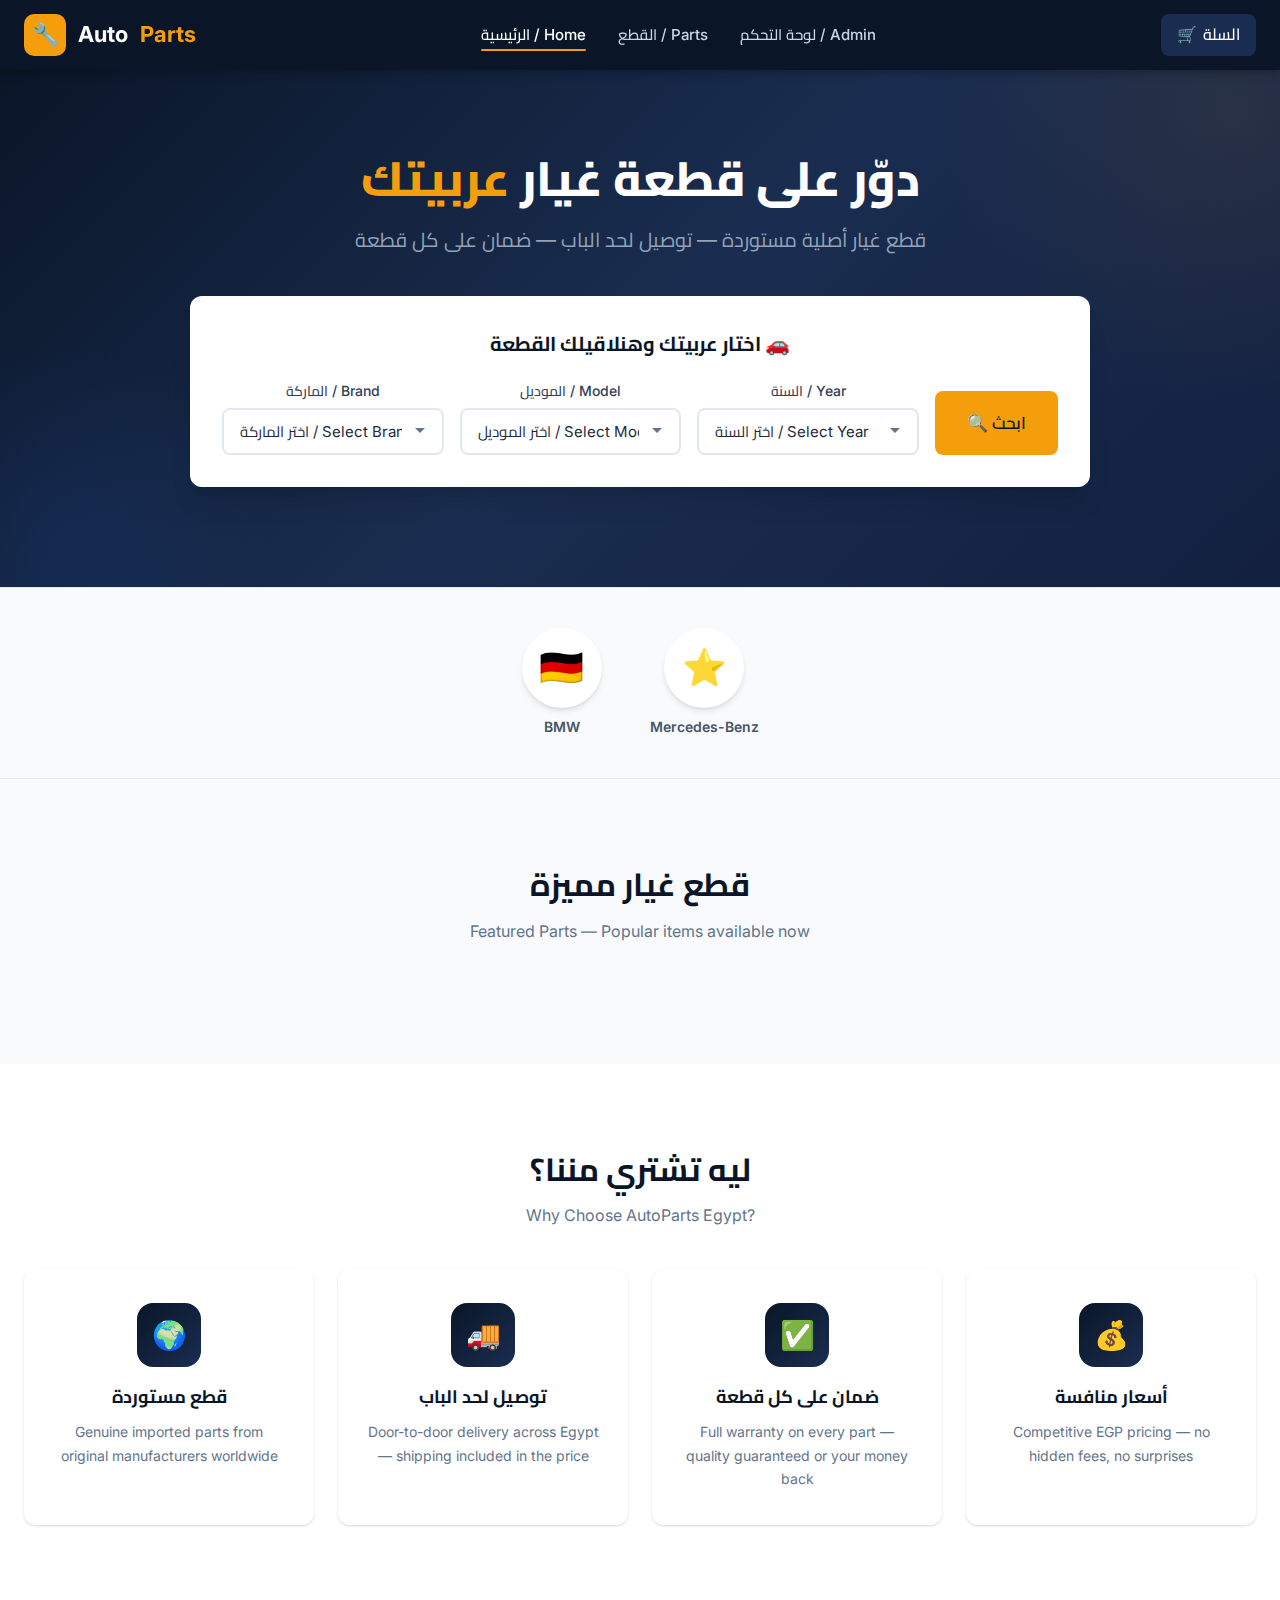
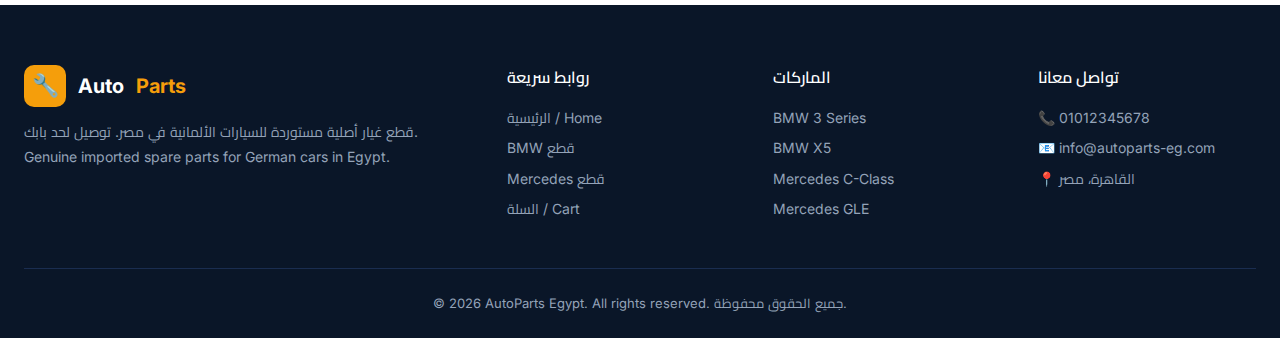
<file: index.html>
<!DOCTYPE html>
<html lang="ar" dir="ltr">
<head>
  <meta charset="UTF-8">
  <meta name="viewport" content="width=device-width, initial-scale=1.0">
  <title>قطع غيار السيارات | AutoParts Egypt</title>
  <link rel="stylesheet" href="css/style.css">
</head>
<body>
  <!-- NAVBAR -->
  <nav class="navbar">
    <div class="container">
      <a href="index.html" class="navbar-brand">
        <div class="logo-icon">🔧</div>
        Auto<span>Parts</span>
      </a>
      <div class="nav-links">
        <a href="index.html" class="active">الرئيسية / Home</a>
        <a href="catalog.html?brand=BMW&model=3 Series&year=2020">القطع / Parts</a>
        <a href="admin/index.html">لوحة التحكم / Admin</a>
      </div>
      <a href="cart.html" class="nav-cart">
        🛒 <span>السلة</span>
        <span class="cart-badge" style="display:none">0</span>
      </a>
      <button class="mobile-toggle" onclick="document.querySelector('.nav-links').classList.toggle('hidden')">☰</button>
    </div>
  </nav>

  <!-- HERO -->
  <section class="hero">
    <div class="container hero-content">
      <h1 class="ar">دوّر على قطعة غيار <span>عربيتك</span></h1>
      <p>قطع غيار أصلية مستوردة — توصيل لحد الباب — ضمان على كل قطعة</p>

      <div class="car-selector">
        <h3 class="ar">🚗 اختار عربيتك وهنلاقيلك القطعة</h3>
        <div class="selector-grid">
          <div class="form-group">
            <label>الماركة / Brand</label>
            <select id="brand-select" class="form-control">
              <option value="">اختر الماركة / Select Brand</option>
            </select>
          </div>
          <div class="form-group">
            <label>الموديل / Model</label>
            <select id="model-select" class="form-control">
              <option value="">اختر الموديل / Select Model</option>
            </select>
          </div>
          <div class="form-group">
            <label>السنة / Year</label>
            <select id="year-select" class="form-control">
              <option value="">اختر السنة / Select Year</option>
            </select>
          </div>
          <button class="btn btn-gold btn-lg" onclick="searchParts()">🔍 ابحث</button>
        </div>
      </div>
    </div>
  </section>

  <!-- BRANDS -->
  <section class="brands-bar">
    <div class="brand-item">
      <div class="brand-logo">🇩🇪</div>
      <span>BMW</span>
    </div>
    <div class="brand-item">
      <div class="brand-logo">⭐</div>
      <span>Mercedes-Benz</span>
    </div>
  </section>

  <!-- FEATURED PARTS -->
  <section class="section">
    <div class="container">
      <h2 class="section-title text-center ar">قطع غيار مميزة</h2>
      <p class="section-subtitle text-center">Featured Parts — Popular items available now</p>
      <div id="featured-parts" class="grid-4"></div>
    </div>
  </section>

  <!-- WHY CHOOSE US -->
  <section class="section" style="background:var(--white)">
    <div class="container">
      <h2 class="section-title text-center ar">ليه تشتري مننا؟</h2>
      <p class="section-subtitle text-center">Why Choose AutoParts Egypt?</p>
      <div class="features-grid">
        <div class="feature-card">
          <div class="feature-icon">🌍</div>
          <h4 class="ar">قطع مستوردة</h4>
          <p>Genuine imported parts from original manufacturers worldwide</p>
        </div>
        <div class="feature-card">
          <div class="feature-icon">🚚</div>
          <h4 class="ar">توصيل لحد الباب</h4>
          <p>Door-to-door delivery across Egypt — shipping included in the price</p>
        </div>
        <div class="feature-card">
          <div class="feature-icon">✅</div>
          <h4 class="ar">ضمان على كل قطعة</h4>
          <p>Full warranty on every part — quality guaranteed or your money back</p>
        </div>
        <div class="feature-card">
          <div class="feature-icon">💰</div>
          <h4 class="ar">أسعار منافسة</h4>
          <p>Competitive EGP pricing — no hidden fees, no surprises</p>
        </div>
      </div>
    </div>
  </section>

  <!-- FOOTER -->
  <footer class="footer">
    <div class="container">
      <div class="footer-grid">
        <div class="footer-brand">
          <div class="navbar-brand" style="color:var(--white)">
            <div class="logo-icon">🔧</div> Auto<span>Parts</span>
          </div>
          <p>قطع غيار أصلية مستوردة للسيارات الألمانية في مصر. توصيل لحد بابك.</p>
          <p>Genuine imported spare parts for German cars in Egypt.</p>
        </div>
        <div>
          <h4>روابط سريعة</h4>
          <a href="index.html">الرئيسية / Home</a>
          <a href="catalog.html?brand=BMW&model=3 Series&year=2020">BMW قطع</a>
          <a href="catalog.html?brand=Mercedes-Benz&model=C-Class&year=2020">Mercedes قطع</a>
          <a href="cart.html">السلة / Cart</a>
        </div>
        <div>
          <h4>الماركات</h4>
          <a href="catalog.html?brand=BMW&model=3 Series&year=2020">BMW 3 Series</a>
          <a href="catalog.html?brand=BMW&model=X5&year=2020">BMW X5</a>
          <a href="catalog.html?brand=Mercedes-Benz&model=C-Class&year=2020">Mercedes C-Class</a>
          <a href="catalog.html?brand=Mercedes-Benz&model=GLE&year=2020">Mercedes GLE</a>
        </div>
        <div>
          <h4>تواصل معانا</h4>
          <a href="#">📞 01012345678</a>
          <a href="#">📧 info@autoparts-eg.com</a>
          <a href="#">📍 القاهرة، مصر</a>
        </div>
      </div>
      <div class="footer-bottom">
        <p>© 2026 AutoParts Egypt. All rights reserved. جميع الحقوق محفوظة.</p>
      </div>
    </div>
  </footer>

  <script src="js/app.js"></script>
</body>
</html>
</file>
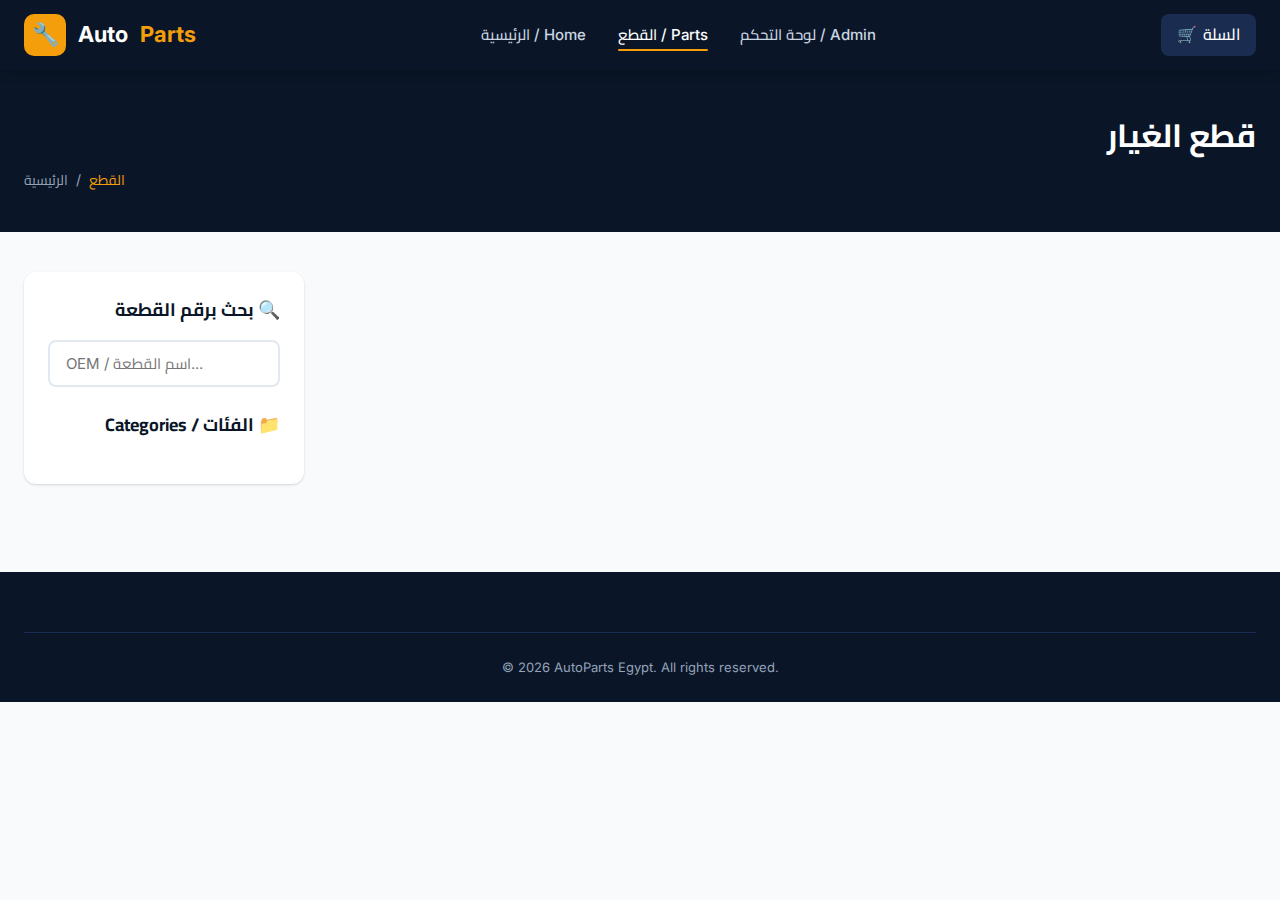
<file: catalog.html>
<!DOCTYPE html>
<html lang="ar" dir="ltr">
<head>
  <meta charset="UTF-8">
  <meta name="viewport" content="width=device-width, initial-scale=1.0">
  <title>قطع الغيار | AutoParts Egypt</title>
  <link rel="stylesheet" href="css/style.css">
</head>
<body>
  <nav class="navbar">
    <div class="container">
      <a href="index.html" class="navbar-brand"><div class="logo-icon">🔧</div>Auto<span>Parts</span></a>
      <div class="nav-links">
        <a href="index.html">الرئيسية / Home</a>
        <a href="catalog.html" class="active">القطع / Parts</a>
        <a href="admin/index.html">لوحة التحكم / Admin</a>
      </div>
      <a href="cart.html" class="nav-cart">🛒 <span>السلة</span><span class="cart-badge" style="display:none">0</span></a>
      <button class="mobile-toggle" onclick="document.querySelector('.nav-links').classList.toggle('hidden')">☰</button>
    </div>
  </nav>

  <div class="page-header">
    <div class="container">
      <h1 id="catalog-header" class="ar">قطع الغيار</h1>
      <div class="breadcrumb">
        <a href="index.html">الرئيسية</a> / <span id="breadcrumb-car">القطع</span>
      </div>
    </div>
  </div>

  <div class="container">
    <div class="catalog-layout">
      <aside class="catalog-sidebar">
        <h3 class="ar">🔍 بحث برقم القطعة</h3>
        <div class="form-group">
          <input type="text" id="part-search" class="form-control" placeholder="OEM / اسم القطعة...">
        </div>
        <h3 class="ar" style="margin-top:24px">📁 الفئات / Categories</h3>
        <div class="filter-group" id="filter-categories"></div>
      </aside>
      <main>
        <div class="catalog-toolbar">
          <div id="results-count" class="results-count"></div>
        </div>
        <div id="parts-grid" class="parts-grid"></div>
      </main>
    </div>
  </div>

  <footer class="footer" style="margin-top:48px">
    <div class="container"><div class="footer-bottom"><p>© 2026 AutoParts Egypt. All rights reserved.</p></div></div>
  </footer>
  <script src="js/app.js"></script>
</body>
</html>
</file>
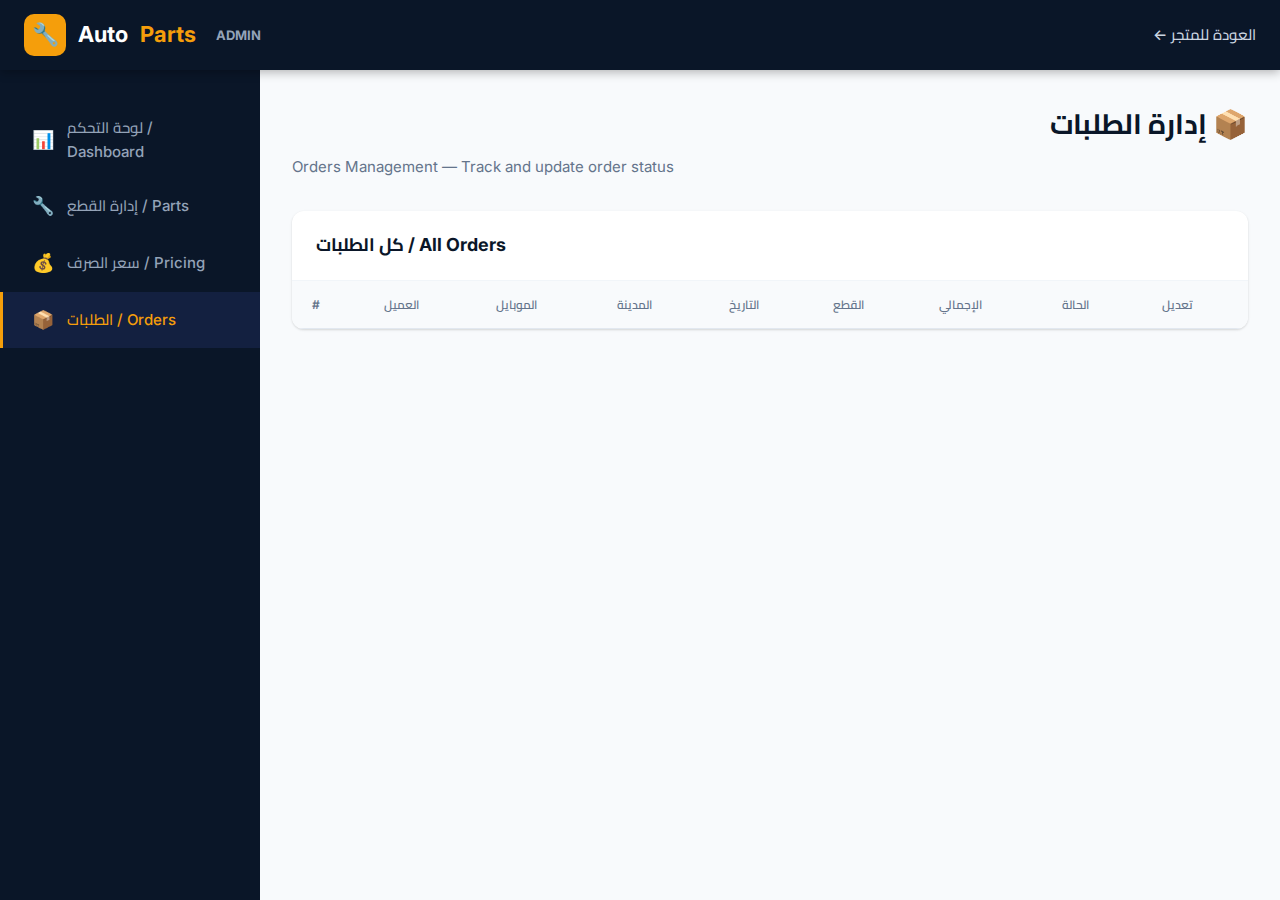
<file: admin/orders.html>
<!DOCTYPE html>
<html lang="ar" dir="ltr">
<head>
  <meta charset="UTF-8">
  <meta name="viewport" content="width=device-width, initial-scale=1.0">
  <title>إدارة الطلبات | AutoParts Admin</title>
  <link rel="stylesheet" href="../css/style.css">
</head>
<body>
  <nav class="navbar">
    <div class="container">
      <a href="../index.html" class="navbar-brand"><div class="logo-icon">🔧</div>Auto<span>Parts</span> <span style="font-size:13px;color:var(--gray-400);margin-left:8px">ADMIN</span></a>
      <div class="nav-links"><a href="../index.html">← العودة للمتجر</a></div>
    </div>
  </nav>

  <div class="admin-layout">
    <aside class="admin-sidebar">
      <nav class="sidebar-nav">
        <a href="index.html"><span class="nav-icon">📊</span> لوحة التحكم / Dashboard</a>
        <a href="parts.html"><span class="nav-icon">🔧</span> إدارة القطع / Parts</a>
        <a href="pricing.html"><span class="nav-icon">💰</span> سعر الصرف / Pricing</a>
        <a href="orders.html" class="active"><span class="nav-icon">📦</span> الطلبات / Orders</a>
      </nav>
    </aside>

    <main class="admin-content">
      <h1 class="ar">📦 إدارة الطلبات</h1>
      <p class="subtitle">Orders Management — Track and update order status</p>

      <div class="admin-table-wrap">
        <div class="admin-table-header">
          <h3>كل الطلبات / All Orders</h3>
        </div>
        <div style="overflow-x:auto">
          <table class="admin-table">
            <thead><tr>
              <th>#</th><th>العميل</th><th>الموبايل</th><th>المدينة</th><th>التاريخ</th><th>القطع</th><th>الإجمالي</th><th>الحالة</th><th>تعديل</th>
            </tr></thead>
            <tbody id="orders-tbody"></tbody>
          </table>
        </div>
      </div>
    </main>
  </div>
  <script src="../js/app.js"></script>
</body>
</html>
</file>
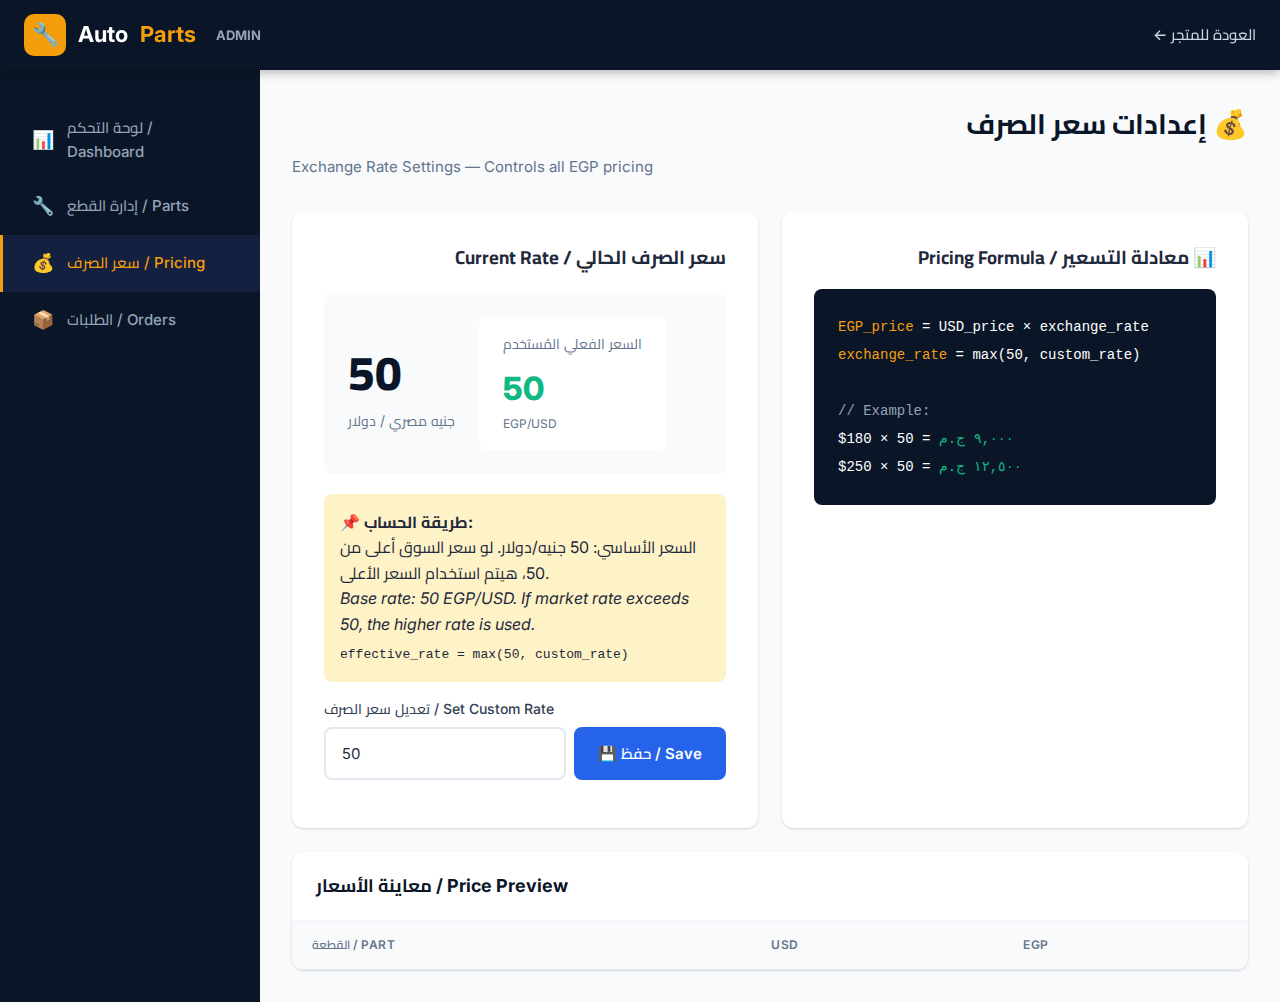
<file: admin/pricing.html>
<!DOCTYPE html>
<html lang="ar" dir="ltr">
<head>
  <meta charset="UTF-8">
  <meta name="viewport" content="width=device-width, initial-scale=1.0">
  <title>سعر الصرف | AutoParts Admin</title>
  <link rel="stylesheet" href="../css/style.css">
</head>
<body>
  <nav class="navbar">
    <div class="container">
      <a href="../index.html" class="navbar-brand"><div class="logo-icon">🔧</div>Auto<span>Parts</span> <span style="font-size:13px;color:var(--gray-400);margin-left:8px">ADMIN</span></a>
      <div class="nav-links"><a href="../index.html">← العودة للمتجر</a></div>
    </div>
  </nav>

  <div class="admin-layout">
    <aside class="admin-sidebar">
      <nav class="sidebar-nav">
        <a href="index.html"><span class="nav-icon">📊</span> لوحة التحكم / Dashboard</a>
        <a href="parts.html"><span class="nav-icon">🔧</span> إدارة القطع / Parts</a>
        <a href="pricing.html" class="active"><span class="nav-icon">💰</span> سعر الصرف / Pricing</a>
        <a href="orders.html"><span class="nav-icon">📦</span> الطلبات / Orders</a>
      </nav>
    </aside>

    <main class="admin-content">
      <h1 class="ar">💰 إعدادات سعر الصرف</h1>
      <p class="subtitle">Exchange Rate Settings — Controls all EGP pricing</p>

      <div class="grid-2">
        <div class="pricing-card">
          <h3 class="ar mb-2">سعر الصرف الحالي / Current Rate</h3>
          <div class="rate-display">
            <div>
              <div id="rate-display" class="rate-value">50</div>
              <div class="rate-label">جنيه مصري / دولار</div>
            </div>
            <div style="padding:16px 24px;background:var(--white);border-radius:var(--radius-sm)">
              <div class="text-sm text-gray mb-1">السعر الفعلي المُستخدم</div>
              <div id="effective-rate" style="font-size:32px;font-weight:800;color:var(--green)">50</div>
              <div class="text-xs text-gray">EGP/USD</div>
            </div>
          </div>

          <div style="background:var(--yellow-light);padding:16px;border-radius:var(--radius-sm);margin:16px 0">
            <strong>📌 طريقة الحساب:</strong><br>
            السعر الأساسي: 50 جنيه/دولار. لو سعر السوق أعلى من 50، هيتم استخدام السعر الأعلى.<br>
            <em>Base rate: 50 EGP/USD. If market rate exceeds 50, the higher rate is used.</em><br>
            <code style="font-size:13px;margin-top:8px;display:block">effective_rate = max(50, custom_rate)</code>
          </div>

          <div class="form-group">
            <label>تعديل سعر الصرف / Set Custom Rate</label>
            <div class="flex gap-1">
              <input type="number" id="rate-input" class="form-control" value="50" min="1" step="0.5">
              <button class="btn btn-primary" onclick="updateRate()">💾 حفظ / Save</button>
            </div>
          </div>
        </div>

        <div class="pricing-card">
          <h3 class="ar mb-2">📊 معادلة التسعير / Pricing Formula</h3>
          <div style="background:var(--navy);color:var(--white);padding:24px;border-radius:var(--radius-sm);font-family:monospace;font-size:14px;line-height:2">
            <span style="color:var(--gold)">EGP_price</span> = USD_price × exchange_rate<br>
            <span style="color:var(--gold)">exchange_rate</span> = max(50, custom_rate)<br>
            <br>
            <span style="color:var(--gray-400)">// Example:</span><br>
            $180 × 50 = <span style="color:var(--green)">٩,٠٠٠ ج.م</span><br>
            $250 × 50 = <span style="color:var(--green)">١٢,٥٠٠ ج.م</span>
          </div>
        </div>
      </div>

      <div class="admin-table-wrap mt-3">
        <div class="admin-table-header">
          <h3>معاينة الأسعار / Price Preview</h3>
        </div>
        <table class="admin-table">
          <thead><tr><th>القطعة / Part</th><th>USD</th><th>EGP</th></tr></thead>
          <tbody id="price-preview-tbody"></tbody>
        </table>
      </div>
    </main>
  </div>
  <script src="../js/app.js"></script>
</body>
</html>
</file>
<file: css/style.css>
/* ===== IMPORTS ===== */
@import url('https://fonts.googleapis.com/css2?family=Cairo:wght@300;400;600;700;800&family=Inter:wght@300;400;500;600;700&display=swap');

/* ===== VARIABLES ===== */
:root {
  --navy: #0a1628;
  --navy-light: #132040;
  --navy-mid: #1a2d50;
  --blue: #2563eb;
  --blue-light: #3b82f6;
  --gold: #f59e0b;
  --gold-light: #fbbf24;
  --orange: #f97316;
  --white: #ffffff;
  --gray-50: #f8fafc;
  --gray-100: #f1f5f9;
  --gray-200: #e2e8f0;
  --gray-300: #cbd5e1;
  --gray-400: #94a3b8;
  --gray-500: #64748b;
  --gray-600: #475569;
  --gray-700: #334155;
  --gray-800: #1e293b;
  --green: #10b981;
  --green-light: #d1fae5;
  --red: #ef4444;
  --red-light: #fee2e2;
  --yellow-light: #fef3c7;
  --radius: 12px;
  --radius-sm: 8px;
  --shadow: 0 1px 3px rgba(0,0,0,.1), 0 1px 2px rgba(0,0,0,.06);
  --shadow-md: 0 4px 6px -1px rgba(0,0,0,.1), 0 2px 4px -2px rgba(0,0,0,.1);
  --shadow-lg: 0 10px 15px -3px rgba(0,0,0,.1), 0 4px 6px -4px rgba(0,0,0,.1);
  --shadow-xl: 0 20px 25px -5px rgba(0,0,0,.1), 0 8px 10px -6px rgba(0,0,0,.1);
  --transition: all .2s ease;
}

/* ===== RESET ===== */
*, *::before, *::after { box-sizing: border-box; margin: 0; padding: 0; }
html { scroll-behavior: smooth; }
body {
  font-family: 'Inter', 'Cairo', sans-serif;
  background: var(--gray-50);
  color: var(--gray-800);
  line-height: 1.6;
  min-height: 100vh;
}
a { text-decoration: none; color: inherit; }
ul { list-style: none; }
img { max-width: 100%; display: block; }
button, input, select, textarea {
  font-family: inherit;
  font-size: inherit;
  border: none;
  outline: none;
}
button { cursor: pointer; }
.ar { font-family: 'Cairo', sans-serif; direction: rtl; }

/* ===== UTILITIES ===== */
.container { max-width: 1280px; margin: 0 auto; padding: 0 24px; }
.flex { display: flex; }
.flex-col { flex-direction: column; }
.items-center { align-items: center; }
.justify-between { justify-content: space-between; }
.justify-center { justify-content: center; }
.gap-1 { gap: 8px; }
.gap-2 { gap: 16px; }
.gap-3 { gap: 24px; }
.gap-4 { gap: 32px; }
.text-center { text-align: center; }
.text-sm { font-size: 14px; }
.text-xs { font-size: 12px; }
.text-lg { font-size: 18px; }
.text-xl { font-size: 24px; }
.text-2xl { font-size: 32px; }
.text-3xl { font-size: 40px; }
.font-bold { font-weight: 700; }
.font-semibold { font-weight: 600; }
.text-gold { color: var(--gold); }
.text-gray { color: var(--gray-500); }
.text-green { color: var(--green); }
.text-red { color: var(--red); }
.text-blue { color: var(--blue); }
.text-white { color: var(--white); }
.bg-white { background: var(--white); }
.mt-1 { margin-top: 8px; }
.mt-2 { margin-top: 16px; }
.mt-3 { margin-top: 24px; }
.mt-4 { margin-top: 32px; }
.mb-1 { margin-bottom: 8px; }
.mb-2 { margin-bottom: 16px; }
.mb-3 { margin-bottom: 24px; }
.mb-4 { margin-bottom: 32px; }
.p-2 { padding: 16px; }
.p-3 { padding: 24px; }
.p-4 { padding: 32px; }
.rounded { border-radius: var(--radius); }
.rounded-sm { border-radius: var(--radius-sm); }
.shadow { box-shadow: var(--shadow); }
.shadow-md { box-shadow: var(--shadow-md); }
.w-full { width: 100%; }
.hidden { display: none !important; }
.grid-2 { display: grid; grid-template-columns: repeat(2, 1fr); gap: 24px; }
.grid-3 { display: grid; grid-template-columns: repeat(3, 1fr); gap: 24px; }
.grid-4 { display: grid; grid-template-columns: repeat(4, 1fr); gap: 24px; }

/* ===== BUTTONS ===== */
.btn {
  display: inline-flex; align-items: center; justify-content: center; gap: 8px;
  padding: 12px 24px; border-radius: var(--radius-sm);
  font-weight: 600; font-size: 15px;
  transition: var(--transition);
  white-space: nowrap;
}
.btn-primary { background: var(--blue); color: var(--white); }
.btn-primary:hover { background: var(--blue-light); transform: translateY(-1px); box-shadow: var(--shadow-md); }
.btn-gold { background: var(--gold); color: var(--navy); }
.btn-gold:hover { background: var(--gold-light); transform: translateY(-1px); }
.btn-outline { background: transparent; border: 2px solid var(--gray-300); color: var(--gray-700); }
.btn-outline:hover { border-color: var(--blue); color: var(--blue); }
.btn-danger { background: var(--red); color: var(--white); }
.btn-danger:hover { background: #dc2626; }
.btn-success { background: var(--green); color: var(--white); }
.btn-success:hover { background: #059669; }
.btn-sm { padding: 8px 16px; font-size: 13px; }
.btn-lg { padding: 16px 32px; font-size: 17px; }
.btn-icon { width: 40px; height: 40px; padding: 0; border-radius: 50%; }

/* ===== FORM ELEMENTS ===== */
.form-group { margin-bottom: 16px; }
.form-group label { display: block; margin-bottom: 6px; font-weight: 500; font-size: 14px; color: var(--gray-700); }
.form-control {
  width: 100%; padding: 12px 16px;
  border: 2px solid var(--gray-200); border-radius: var(--radius-sm);
  background: var(--white); color: var(--gray-800);
  transition: var(--transition); font-size: 15px;
}
.form-control:focus { border-color: var(--blue); box-shadow: 0 0 0 3px rgba(37,99,235,.1); }
select.form-control { cursor: pointer; appearance: none; background-image: url("data:image/svg+xml,%3Csvg xmlns='http://www.w3.org/2000/svg' width='12' height='12' viewBox='0 0 12 12'%3E%3Cpath fill='%2364748b' d='M6 8L1 3h10z'/%3E%3C/svg%3E"); background-repeat: no-repeat; background-position: right 16px center; padding-right: 40px; }

/* ===== HEADER / NAVBAR ===== */
.navbar {
  background: var(--navy);
  padding: 0;
  position: sticky; top: 0; z-index: 100;
  box-shadow: 0 2px 10px rgba(0,0,0,.3);
}
.navbar .container {
  display: flex; align-items: center; justify-content: space-between;
  height: 70px;
}
.navbar-brand {
  display: flex; align-items: center; gap: 12px;
  color: var(--white); font-weight: 700; font-size: 22px;
}
.navbar-brand .logo-icon {
  width: 42px; height: 42px; background: var(--gold);
  border-radius: 10px; display: flex; align-items: center; justify-content: center;
  font-size: 22px;
}
.navbar-brand span { color: var(--gold); }
.nav-links { display: flex; align-items: center; gap: 32px; }
.nav-links a {
  color: var(--gray-300); font-weight: 500; font-size: 15px;
  transition: var(--transition); position: relative;
}
.nav-links a:hover, .nav-links a.active { color: var(--white); }
.nav-links a.active::after {
  content: ''; position: absolute; bottom: -4px; left: 0; right: 0;
  height: 2px; background: var(--gold); border-radius: 1px;
}
.nav-cart {
  position: relative; display: flex; align-items: center; gap: 6px;
  color: var(--white); font-weight: 500; padding: 8px 16px;
  background: var(--navy-mid); border-radius: var(--radius-sm);
  transition: var(--transition);
}
.nav-cart:hover { background: var(--navy-light); }
.cart-badge {
  position: absolute; top: -4px; right: -4px;
  background: var(--gold); color: var(--navy); font-size: 11px;
  font-weight: 700; width: 20px; height: 20px;
  border-radius: 50%; display: flex; align-items: center; justify-content: center;
}
.mobile-toggle { display: none; color: var(--white); font-size: 24px; background: none; }

/* ===== HERO ===== */
.hero {
  background: linear-gradient(135deg, var(--navy) 0%, var(--navy-mid) 50%, var(--navy-light) 100%);
  padding: 80px 0 100px;
  position: relative; overflow: hidden;
}
.hero::before {
  content: ''; position: absolute; top: -50%; right: -20%;
  width: 600px; height: 600px;
  background: radial-gradient(circle, rgba(245,158,11,.08) 0%, transparent 70%);
  border-radius: 50%;
}
.hero::after {
  content: ''; position: absolute; bottom: -30%; left: -10%;
  width: 400px; height: 400px;
  background: radial-gradient(circle, rgba(37,99,235,.1) 0%, transparent 70%);
  border-radius: 50%;
}
.hero-content { position: relative; z-index: 1; text-align: center; }
.hero h1 {
  font-family: 'Cairo', sans-serif;
  font-size: 48px; font-weight: 800; color: var(--white);
  margin-bottom: 16px; line-height: 1.2;
}
.hero h1 span { color: var(--gold); }
.hero p { color: var(--gray-400); font-size: 20px; margin-bottom: 40px; max-width: 600px; margin-left: auto; margin-right: auto; }

/* ===== CAR SELECTOR ===== */
.car-selector {
  background: var(--white); border-radius: var(--radius);
  padding: 32px; box-shadow: var(--shadow-xl);
  max-width: 900px; margin: 0 auto;
}
.car-selector h3 {
  font-family: 'Cairo', sans-serif;
  font-size: 20px; margin-bottom: 20px;
  color: var(--navy); text-align: center;
}
.selector-grid {
  display: grid; grid-template-columns: repeat(3, 1fr) auto;
  gap: 16px; align-items: end;
}
.selector-grid .form-group { margin-bottom: 0; }

/* ===== SECTIONS ===== */
.section { padding: 80px 0; }
.section-title {
  font-family: 'Cairo', sans-serif;
  font-size: 32px; font-weight: 700; color: var(--navy);
  margin-bottom: 8px;
}
.section-subtitle { color: var(--gray-500); font-size: 16px; margin-bottom: 40px; }

/* ===== PART CARD ===== */
.part-card {
  background: var(--white); border-radius: var(--radius);
  overflow: hidden; box-shadow: var(--shadow);
  transition: var(--transition);
  display: flex; flex-direction: column;
}
.part-card:hover { box-shadow: var(--shadow-lg); transform: translateY(-4px); }
.part-card-img {
  height: 200px; background: var(--gray-100);
  display: flex; align-items: center; justify-content: center;
  font-size: 64px; position: relative;
}
.part-card-img .part-badge {
  position: absolute; top: 12px; left: 12px;
  background: var(--gold); color: var(--navy);
  padding: 4px 10px; border-radius: 20px;
  font-size: 11px; font-weight: 700;
}
.part-card-body { padding: 20px; flex: 1; display: flex; flex-direction: column; }
.part-card-body .part-name-ar {
  font-family: 'Cairo', sans-serif; direction: rtl;
  font-size: 18px; font-weight: 700; color: var(--navy);
  margin-bottom: 2px;
}
.part-card-body .part-name-en {
  font-size: 14px; color: var(--gray-500); margin-bottom: 8px;
}
.part-card-body .part-oem {
  font-size: 12px; color: var(--gray-400);
  font-family: monospace; margin-bottom: 12px;
}
.part-card-footer {
  display: flex; align-items: center; justify-content: space-between;
  margin-top: auto; padding-top: 16px;
  border-top: 1px solid var(--gray-100);
}
.part-price {
  font-family: 'Cairo', sans-serif;
  font-size: 22px; font-weight: 800; color: var(--navy);
}
.part-price small { font-size: 14px; font-weight: 400; color: var(--gray-500); }

/* ===== FEATURES ===== */
.features-grid { display: grid; grid-template-columns: repeat(4, 1fr); gap: 24px; }
.feature-card {
  background: var(--white); border-radius: var(--radius);
  padding: 32px 24px; text-align: center;
  box-shadow: var(--shadow); transition: var(--transition);
  border: 2px solid transparent;
}
.feature-card:hover { border-color: var(--gold); transform: translateY(-4px); box-shadow: var(--shadow-lg); }
.feature-icon {
  width: 64px; height: 64px; margin: 0 auto 16px;
  background: linear-gradient(135deg, var(--navy) 0%, var(--navy-mid) 100%);
  border-radius: 16px; display: flex; align-items: center; justify-content: center;
  font-size: 28px;
}
.feature-card h4 { font-family: 'Cairo', sans-serif; font-size: 18px; color: var(--navy); margin-bottom: 8px; }
.feature-card p { font-size: 14px; color: var(--gray-500); line-height: 1.7; }

/* ===== BRANDS BAR ===== */
.brands-bar {
  display: flex; justify-content: center; gap: 48px;
  padding: 40px 0;
  border-top: 1px solid var(--gray-200);
  border-bottom: 1px solid var(--gray-200);
}
.brand-item {
  display: flex; flex-direction: column; align-items: center; gap: 8px;
  font-weight: 600; color: var(--gray-600); font-size: 14px;
}
.brand-logo {
  width: 80px; height: 80px; background: var(--white);
  border-radius: 50%; display: flex; align-items: center; justify-content: center;
  box-shadow: var(--shadow-md); font-size: 36px;
  transition: var(--transition);
}
.brand-item:hover .brand-logo { transform: scale(1.1); box-shadow: var(--shadow-lg); }

/* ===== FOOTER ===== */
.footer {
  background: var(--navy); padding: 60px 0 24px; color: var(--gray-400);
}
.footer-grid { display: grid; grid-template-columns: 2fr 1fr 1fr 1fr; gap: 48px; margin-bottom: 40px; }
.footer h4 { color: var(--white); font-size: 16px; margin-bottom: 16px; font-weight: 600; }
.footer a { color: var(--gray-400); font-size: 14px; transition: var(--transition); display: block; margin-bottom: 8px; }
.footer a:hover { color: var(--gold); }
.footer-brand { font-size: 14px; line-height: 1.8; }
.footer-brand .navbar-brand { margin-bottom: 12px; font-size: 20px; }
.footer-bottom { border-top: 1px solid var(--navy-mid); padding-top: 24px; text-align: center; font-size: 13px; }

/* ===== CATALOG PAGE ===== */
.page-header {
  background: var(--navy); padding: 40px 0;
  color: var(--white);
}
.page-header h1 { font-family: 'Cairo', sans-serif; font-size: 32px; }
.page-header .breadcrumb { display: flex; gap: 8px; color: var(--gray-400); font-size: 14px; margin-top: 8px; }
.page-header .breadcrumb a:hover { color: var(--gold); }
.page-header .breadcrumb span { color: var(--gold); }

.catalog-layout { display: grid; grid-template-columns: 280px 1fr; gap: 32px; padding: 40px 0; }
.catalog-sidebar {
  background: var(--white); border-radius: var(--radius);
  padding: 24px; box-shadow: var(--shadow); height: fit-content;
  position: sticky; top: 90px;
}
.catalog-sidebar h3 { font-family: 'Cairo', sans-serif; font-size: 18px; color: var(--navy); margin-bottom: 16px; }
.filter-group { margin-bottom: 20px; }
.filter-group h4 { font-size: 14px; font-weight: 600; color: var(--gray-600); margin-bottom: 10px; }
.filter-group label {
  display: flex; align-items: center; gap: 8px;
  padding: 6px 0; font-size: 14px; color: var(--gray-700); cursor: pointer;
}
.filter-group input[type="checkbox"] { accent-color: var(--blue); width: 16px; height: 16px; }
.filter-count { margin-left: auto; font-size: 12px; color: var(--gray-400); }

.catalog-toolbar {
  display: flex; justify-content: space-between; align-items: center; margin-bottom: 24px;
}
.results-count { font-size: 14px; color: var(--gray-500); }
.results-count strong { color: var(--navy); }
.view-toggle { display: flex; gap: 8px; }
.view-btn {
  width: 36px; height: 36px; border-radius: var(--radius-sm);
  background: var(--gray-100); display: flex; align-items: center; justify-content: center;
  font-size: 16px; color: var(--gray-500); transition: var(--transition);
}
.view-btn.active, .view-btn:hover { background: var(--navy); color: var(--white); }

.parts-grid { display: grid; grid-template-columns: repeat(3, 1fr); gap: 24px; }

/* ===== PART DETAIL ===== */
.part-detail { display: grid; grid-template-columns: 1fr 1fr; gap: 48px; padding: 48px 0; }
.part-detail-img {
  background: var(--white); border-radius: var(--radius);
  height: 500px; display: flex; align-items: center; justify-content: center;
  font-size: 120px; box-shadow: var(--shadow);
}
.part-detail-info h1 {
  font-family: 'Cairo', sans-serif; direction: rtl;
  font-size: 32px; font-weight: 800; color: var(--navy); margin-bottom: 4px;
}
.part-detail-info .en-name { font-size: 18px; color: var(--gray-500); margin-bottom: 16px; }
.part-detail-price {
  font-family: 'Cairo', sans-serif;
  font-size: 36px; font-weight: 800; color: var(--navy); margin: 24px 0;
}
.part-detail-price small { font-size: 18px; color: var(--gray-500); font-weight: 400; }
.detail-meta { margin: 24px 0; }
.detail-meta-row {
  display: flex; padding: 12px 0;
  border-bottom: 1px solid var(--gray-100);
  font-size: 15px;
}
.detail-meta-row dt { width: 160px; color: var(--gray-500); font-weight: 500; }
.detail-meta-row dd { flex: 1; color: var(--navy); font-weight: 600; }
.compatibility-list {
  display: flex; flex-wrap: wrap; gap: 8px; margin-top: 16px;
}
.compat-tag {
  background: var(--gray-100); padding: 6px 14px; border-radius: 20px;
  font-size: 13px; color: var(--gray-600); font-weight: 500;
}
.shipping-notice {
  background: var(--green-light); border-radius: var(--radius-sm);
  padding: 16px; margin: 24px 0;
  display: flex; align-items: center; gap: 12px;
  font-size: 14px; color: #065f46;
}
.qty-selector {
  display: flex; align-items: center; gap: 0; margin-bottom: 24px;
}
.qty-btn {
  width: 44px; height: 44px; background: var(--gray-100);
  border: 2px solid var(--gray-200); font-size: 20px; font-weight: 700;
  display: flex; align-items: center; justify-content: center;
  transition: var(--transition); color: var(--gray-700);
}
.qty-btn:first-child { border-radius: var(--radius-sm) 0 0 var(--radius-sm); }
.qty-btn:last-child { border-radius: 0 var(--radius-sm) var(--radius-sm) 0; }
.qty-btn:hover { background: var(--gray-200); }
.qty-input {
  width: 60px; height: 44px; text-align: center; font-weight: 600;
  border: 2px solid var(--gray-200); border-left: none; border-right: none;
  font-size: 16px;
}

/* ===== CART ===== */
.cart-layout { display: grid; grid-template-columns: 1fr 380px; gap: 32px; padding: 40px 0; }
.cart-items { display: flex; flex-direction: column; gap: 16px; }
.cart-item {
  background: var(--white); border-radius: var(--radius);
  padding: 20px; box-shadow: var(--shadow);
  display: grid; grid-template-columns: 80px 1fr auto auto; gap: 20px; align-items: center;
}
.cart-item-img {
  width: 80px; height: 80px; background: var(--gray-100);
  border-radius: var(--radius-sm); display: flex; align-items: center; justify-content: center;
  font-size: 36px;
}
.cart-item-name .ar { font-weight: 700; font-size: 16px; color: var(--navy); }
.cart-item-name .en { font-size: 13px; color: var(--gray-500); }
.cart-item-name .oem { font-size: 11px; color: var(--gray-400); font-family: monospace; margin-top: 4px; }
.cart-item-price { font-family: 'Cairo', sans-serif; font-weight: 700; font-size: 18px; color: var(--navy); white-space: nowrap; }
.cart-item-remove { color: var(--gray-400); font-size: 20px; cursor: pointer; transition: var(--transition); padding: 8px; }
.cart-item-remove:hover { color: var(--red); }

.cart-summary {
  background: var(--white); border-radius: var(--radius);
  padding: 32px; box-shadow: var(--shadow);
  height: fit-content; position: sticky; top: 90px;
}
.cart-summary h3 { font-family: 'Cairo', sans-serif; font-size: 20px; color: var(--navy); margin-bottom: 20px; }
.summary-row {
  display: flex; justify-content: space-between; padding: 10px 0;
  font-size: 15px; color: var(--gray-600);
}
.summary-row.total {
  border-top: 2px solid var(--gray-200); margin-top: 12px; padding-top: 16px;
  font-size: 20px; font-weight: 700; color: var(--navy);
  font-family: 'Cairo', sans-serif;
}

.checkout-form {
  background: var(--white); border-radius: var(--radius);
  padding: 32px; box-shadow: var(--shadow); margin-top: 24px;
}
.checkout-form h3 { font-family: 'Cairo', sans-serif; font-size: 20px; color: var(--navy); margin-bottom: 20px; }
.form-row { display: grid; grid-template-columns: 1fr 1fr; gap: 16px; }

/* ===== ADMIN ===== */
.admin-layout { display: grid; grid-template-columns: 260px 1fr; min-height: calc(100vh - 70px); }
.admin-sidebar {
  background: var(--navy); padding: 32px 0;
}
.admin-sidebar .sidebar-nav a {
  display: flex; align-items: center; gap: 12px;
  padding: 14px 28px; color: var(--gray-400);
  font-size: 15px; font-weight: 500;
  transition: var(--transition); border-left: 3px solid transparent;
}
.admin-sidebar .sidebar-nav a:hover { background: var(--navy-light); color: var(--white); }
.admin-sidebar .sidebar-nav a.active {
  background: var(--navy-light); color: var(--gold);
  border-left-color: var(--gold);
}
.admin-sidebar .sidebar-nav a .nav-icon { font-size: 18px; width: 24px; text-align: center; }
.admin-content { padding: 32px; overflow-y: auto; }
.admin-content h1 {
  font-family: 'Cairo', sans-serif; font-size: 28px;
  color: var(--navy); margin-bottom: 8px;
}
.admin-content .subtitle { color: var(--gray-500); font-size: 15px; margin-bottom: 32px; }

/* Stats Cards */
.stats-grid { display: grid; grid-template-columns: repeat(4, 1fr); gap: 20px; margin-bottom: 32px; }
.stat-card {
  background: var(--white); border-radius: var(--radius);
  padding: 24px; box-shadow: var(--shadow);
  display: flex; align-items: center; gap: 16px;
}
.stat-icon {
  width: 56px; height: 56px; border-radius: 14px;
  display: flex; align-items: center; justify-content: center;
  font-size: 24px;
}
.stat-icon.blue { background: #dbeafe; }
.stat-icon.green { background: var(--green-light); }
.stat-icon.gold { background: var(--yellow-light); }
.stat-icon.purple { background: #ede9fe; }
.stat-value { font-size: 28px; font-weight: 700; color: var(--navy); }
.stat-label { font-size: 13px; color: var(--gray-500); margin-top: 2px; }

/* Admin Tables */
.admin-table-wrap {
  background: var(--white); border-radius: var(--radius);
  box-shadow: var(--shadow); overflow: hidden;
}
.admin-table-header {
  display: flex; justify-content: space-between; align-items: center;
  padding: 20px 24px; border-bottom: 1px solid var(--gray-100);
}
.admin-table-header h3 { font-size: 18px; color: var(--navy); }
.admin-table {
  width: 100%; border-collapse: collapse;
}
.admin-table th {
  text-align: left; padding: 14px 20px;
  font-size: 12px; font-weight: 600; color: var(--gray-500);
  text-transform: uppercase; letter-spacing: .5px;
  background: var(--gray-50); border-bottom: 1px solid var(--gray-200);
}
.admin-table td {
  padding: 16px 20px; font-size: 14px;
  border-bottom: 1px solid var(--gray-100);
  color: var(--gray-700);
}
.admin-table tr:hover td { background: var(--gray-50); }
.admin-table .part-name-cell .ar { font-family: 'Cairo', sans-serif; font-weight: 600; direction: rtl; display: block; }
.admin-table .part-name-cell .en { font-size: 12px; color: var(--gray-500); }

/* Status badges */
.badge {
  display: inline-flex; padding: 4px 12px; border-radius: 20px;
  font-size: 12px; font-weight: 600;
}
.badge-success { background: var(--green-light); color: #065f46; }
.badge-warning { background: var(--yellow-light); color: #92400e; }
.badge-danger { background: var(--red-light); color: #991b1b; }
.badge-info { background: #dbeafe; color: #1e40af; }
.badge-gray { background: var(--gray-100); color: var(--gray-600); }

/* Pricing page */
.pricing-card {
  background: var(--white); border-radius: var(--radius);
  padding: 32px; box-shadow: var(--shadow);
}
.rate-display {
  display: flex; align-items: center; gap: 24px;
  padding: 24px; background: var(--gray-50); border-radius: var(--radius-sm);
  margin: 20px 0;
}
.rate-value { font-size: 48px; font-weight: 800; color: var(--navy); font-family: 'Cairo', sans-serif; }
.rate-label { font-size: 14px; color: var(--gray-500); }
.price-preview-table { margin-top: 24px; }

/* Modal */
.modal-overlay {
  position: fixed; inset: 0; background: rgba(0,0,0,.5);
  display: flex; align-items: center; justify-content: center;
  z-index: 1000; opacity: 0; pointer-events: none;
  transition: opacity .3s ease;
}
.modal-overlay.active { opacity: 1; pointer-events: all; }
.modal {
  background: var(--white); border-radius: var(--radius);
  padding: 32px; width: 90%; max-width: 600px;
  max-height: 90vh; overflow-y: auto;
  transform: translateY(20px); transition: transform .3s ease;
}
.modal-overlay.active .modal { transform: translateY(0); }
.modal-header { display: flex; justify-content: space-between; align-items: center; margin-bottom: 24px; }
.modal-header h3 { font-family: 'Cairo', sans-serif; font-size: 22px; color: var(--navy); }
.modal-close { font-size: 24px; color: var(--gray-400); cursor: pointer; background: none; }
.modal-close:hover { color: var(--gray-700); }

/* Toast */
.toast {
  position: fixed; bottom: 24px; right: 24px;
  background: var(--navy); color: var(--white);
  padding: 16px 24px; border-radius: var(--radius-sm);
  box-shadow: var(--shadow-xl); font-size: 14px; font-weight: 500;
  display: flex; align-items: center; gap: 12px;
  transform: translateY(100px); opacity: 0;
  transition: all .3s ease; z-index: 2000;
}
.toast.show { transform: translateY(0); opacity: 1; }
.toast.success { background: var(--green); }

/* Empty state */
.empty-state {
  text-align: center; padding: 80px 40px;
}
.empty-state .icon { font-size: 64px; margin-bottom: 16px; }
.empty-state h3 { font-size: 20px; color: var(--navy); margin-bottom: 8px; }
.empty-state p { color: var(--gray-500); font-size: 15px; }

/* ===== RESPONSIVE ===== */
@media (max-width: 1024px) {
  .features-grid { grid-template-columns: repeat(2, 1fr); }
  .stats-grid { grid-template-columns: repeat(2, 1fr); }
  .catalog-layout { grid-template-columns: 1fr; }
  .catalog-sidebar { position: static; }
  .parts-grid { grid-template-columns: repeat(2, 1fr); }
  .footer-grid { grid-template-columns: repeat(2, 1fr); }
  .admin-layout { grid-template-columns: 1fr; }
  .admin-sidebar { display: none; }
  .part-detail { grid-template-columns: 1fr; }
}
@media (max-width: 768px) {
  .hero h1 { font-size: 32px; }
  .hero p { font-size: 16px; }
  .selector-grid { grid-template-columns: 1fr; }
  .features-grid { grid-template-columns: 1fr; }
  .parts-grid { grid-template-columns: 1fr; }
  .cart-layout { grid-template-columns: 1fr; }
  .cart-item { grid-template-columns: 60px 1fr; }
  .cart-item-price, .cart-item-remove { grid-column: 2; }
  .nav-links { display: none; }
  .mobile-toggle { display: block; }
  .grid-4 { grid-template-columns: repeat(2, 1fr); }
  .grid-3 { grid-template-columns: 1fr; }
  .form-row { grid-template-columns: 1fr; }
  .brands-bar { gap: 24px; flex-wrap: wrap; }
  .footer-grid { grid-template-columns: 1fr; }
  .section { padding: 48px 0; }
  .stat-card { flex-direction: column; text-align: center; }
}
</file>
